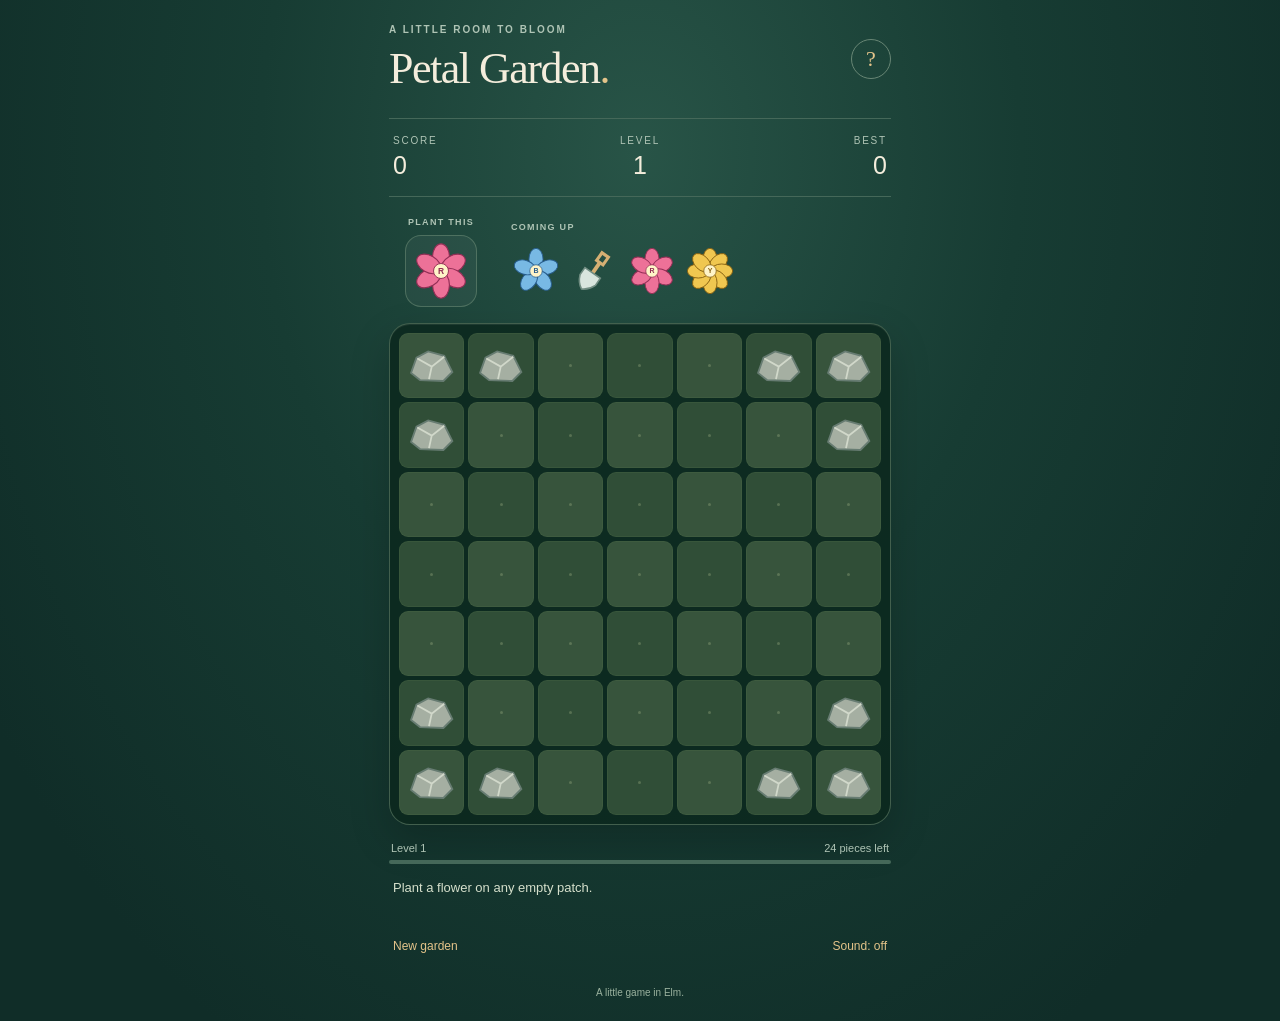
<file: index.html>
<!doctype html>
<html lang="en">
<head>
  <meta charset="utf-8">
  <meta name="viewport" content="width=device-width, initial-scale=1, viewport-fit=cover">
  <meta name="theme-color" content="#173f37">
  <title>Petal Garden</title>
  <link rel="icon" href="./icon.svg" type="image/svg+xml">
  <link rel="stylesheet" href="./style.css">
  <script src="elm.js" defer></script>
  <script src="interop.js" defer></script>
</head>
<body>
  <div id="app"></div>
  <noscript>This game needs JavaScript enabled to run the compiled Elm application.</noscript>
</body>
</html>
</file>
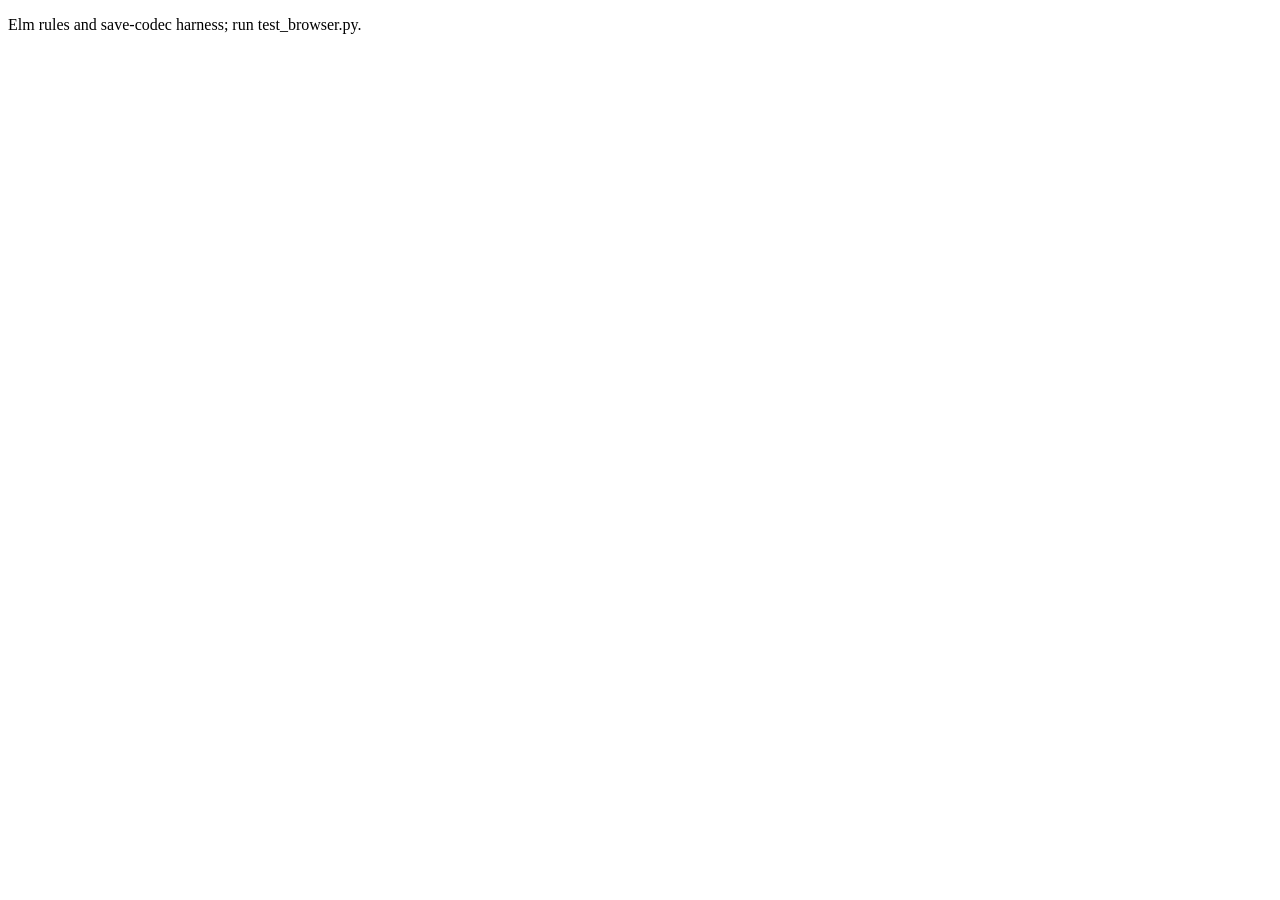
<file: tests.html>
<!doctype html>
<html lang="en">
<head>
  <meta charset="utf-8">
  <title>Elm engine test harness</title>
  <script src="test-runner.js" defer></script>
</head>
<body><p>Elm rules and save-codec harness; run test_browser.py.</p></body>
</html>
</file>
<file: style.css>
:root {
  color-scheme: dark;
  font-family: -apple-system, BlinkMacSystemFont, "Segoe UI", sans-serif;
  background: #102d28;
  color: #f4eddc;
  font-synthesis: none;
  --muted: #afc4b5;
  --gold: #e4c48a;
}
* { box-sizing: border-box; }
body {
  margin: 0;
  min-height: 100svh;
  background: radial-gradient(ellipse at 50% 15%, #285447 0, #173c33 42%, #102d28 85%);
}
button { font: inherit; cursor: pointer; touch-action: manipulation; -webkit-tap-highlight-color: transparent; }
button:focus-visible { outline: 3px solid #fff0b7; outline-offset: 3px; }
button:disabled { cursor: default; }
.garden { width: min(100%, 550px); margin: auto; padding: max(24px, env(safe-area-inset-top)) 24px max(20px, env(safe-area-inset-bottom)); }
.heading { display: flex; align-items: center; justify-content: space-between; gap: 12px; margin-bottom: 24px; }
.eyebrow { font-size: 10px; letter-spacing: 2px; color: var(--muted); margin: 0 0 8px; display: block; font-weight: 600; }
h1, h2 { font-family: Georgia, "Times New Roman", serif; font-weight: 400; margin: 0; }
h1 { font-size: clamp(32px, 8vw, 44px); letter-spacing: -1.5px; }
h1 span { color: var(--gold); }
.round-button { width: 40px; height: 40px; flex-shrink: 0; border: 1px solid #688675; border-radius: 50%; background: transparent; color: var(--gold); font-family: Georgia, serif; font-size: 22px; }
.stats { display: flex; justify-content: space-between; border-top: 1px solid #456859; border-bottom: 1px solid #456859; padding: 16px 4px; margin-bottom: 20px; }
.stats > div { min-width: 24%; }
.stats > div:nth-child(2) { text-align: center; }
.stats > div:last-child { text-align: right; }
.stat-label { font-size: 10px; letter-spacing: 1.8px; color: var(--muted); display: block; margin-bottom: 5px; }
.stats strong { font-size: 25px; font-weight: 400; font-variant-numeric: tabular-nums; }
.tray { display: flex; align-items: center; gap: 26px; margin: 0 8px 16px; }
.current-slot { width: 88px; flex-shrink: 0; text-align: center; }
.current-slot .eyebrow, .upcoming-slot .eyebrow { letter-spacing: 1.3px; font-size: 9px; }
#current { width: 72px; height: 72px; margin: 0 auto; border-radius: 16px; background: #ffffff0c; padding: 5px; border: 1px solid #9ab49555; }
.upcoming-slot { flex: 1; min-width: 0; }
#upcoming { display: flex; align-items: center; height: 62px; gap: 8px; }
#upcoming > span { display: block; width: min(21%, 50px); }
svg { display: block; width: 100%; height: 100%; overflow: visible; }
.board-frame { padding: 9px; border: 1px solid #79957a80; border-radius: 21px; background: #0c281ee0; box-shadow: 0 16px 40px #0003, inset 0 1px 0 #ffffff12; }
#board { display: grid; grid-template-columns: repeat(7, minmax(0, 1fr)); gap: 4px; }
.patch { padding: 3px; aspect-ratio: 1; min-width: 0; border: 1px solid #59794a33; border-radius: 9px; background: #37543c; position: relative; }
.patch:nth-child(even) { background: #304e37; }
.patch:not(.occupied)::after { content: ""; position: absolute; width: 3px; height: 3px; border-radius: 50%; background: #a4b78b55; top: calc(50% - 1.5px); left: calc(50% - 1.5px); }
.patch:not(:disabled):hover { background: #537047; }
.patch.selected { outline: 3px solid var(--gold); outline-offset: -2px; background: #6b713e; }
.flower-art { display: block; width: 100%; height: 100%; }
.pop svg { animation: pop 450ms ease-in-out both; transform-origin: center; }
@keyframes pop {
  0%, 25% { transform: scale(1); opacity: 1; filter: drop-shadow(0 0 5px #ffe7a4); }
  50% { transform: scale(1.18); opacity: 1; }
  100% { transform: scale(0.3); opacity: 0; filter: drop-shadow(0 0 12px #ffe7a4); }
}
.progress-label { display: flex; justify-content: space-between; margin: 17px 2px 6px; color: var(--muted); font-size: 11px; }
progress { appearance: none; width: 100%; height: 4px; border: none; border-radius: 9px; display: block; overflow: hidden; background: #456859; color: var(--gold); }
progress::-webkit-progress-bar { background: #456859; }
progress::-webkit-progress-value { background: var(--gold); border-radius: 9px; }
progress::-moz-progress-bar { background: var(--gold); }
#message { font-size: 13px; color: #d6e0cc; line-height: 1.6; min-height: 42px; margin: 14px 4px 4px; }
footer { display: flex; align-items: center; justify-content: space-between; gap: 8px; }
.text-button { border: 0; background: transparent; color: var(--gold); padding: 12px 4px; min-height: 44px; font-size: 12px; }
.text-button:hover { color: #fff4d4; text-decoration: underline; }
.credit { font-size: 10px; line-height: 1.7; color: #9bb29f; text-align: center; margin: 16px 0 0; }
.warning { border-left: 2px solid var(--gold); padding: 8px 12px; color: var(--gold); font-size: 12px; line-height: 1.6; }
dialog { width: min(92vw, 460px); max-height: 88svh; border: 1px solid #6d8b74; border-radius: 22px; padding: 28px; background: #173f37; color: #f4eddc; box-shadow: 0 20px 90px #0007; }
dialog::backdrop { background: #071d18c9; backdrop-filter: blur(5px); }
dialog h2 { font-size: 32px; margin-bottom: 20px; }
dialog p { font-size: 14px; line-height: 1.65; color: #dae4d4; }
dialog .small { font-size: 12px; color: var(--muted); }
.primary { border: 1px solid #edcd92; background: var(--gold); color: #173f37; border-radius: 9px; font-weight: 600; padding: 13px 20px; min-height: 44px; }
.primary:hover { background: #f4dcae; }
.dialog-actions { display: flex; justify-content: space-between; gap: 12px; align-items: center; margin-top: 20px; }
[hidden] { display: none !important; }
@media (max-width: 380px) {
  .garden { padding-left: 12px; padding-right: 12px; }
  .tray { gap: 15px; }
  #board { gap: 3px; }
  .board-frame { padding: 6px; }
  .patch { padding: 1px; border-radius: 6px; }
}
@media (prefers-reduced-motion: reduce) { *, *::before, *::after { animation: none !important; scroll-behavior: auto !important; } }
</file>
